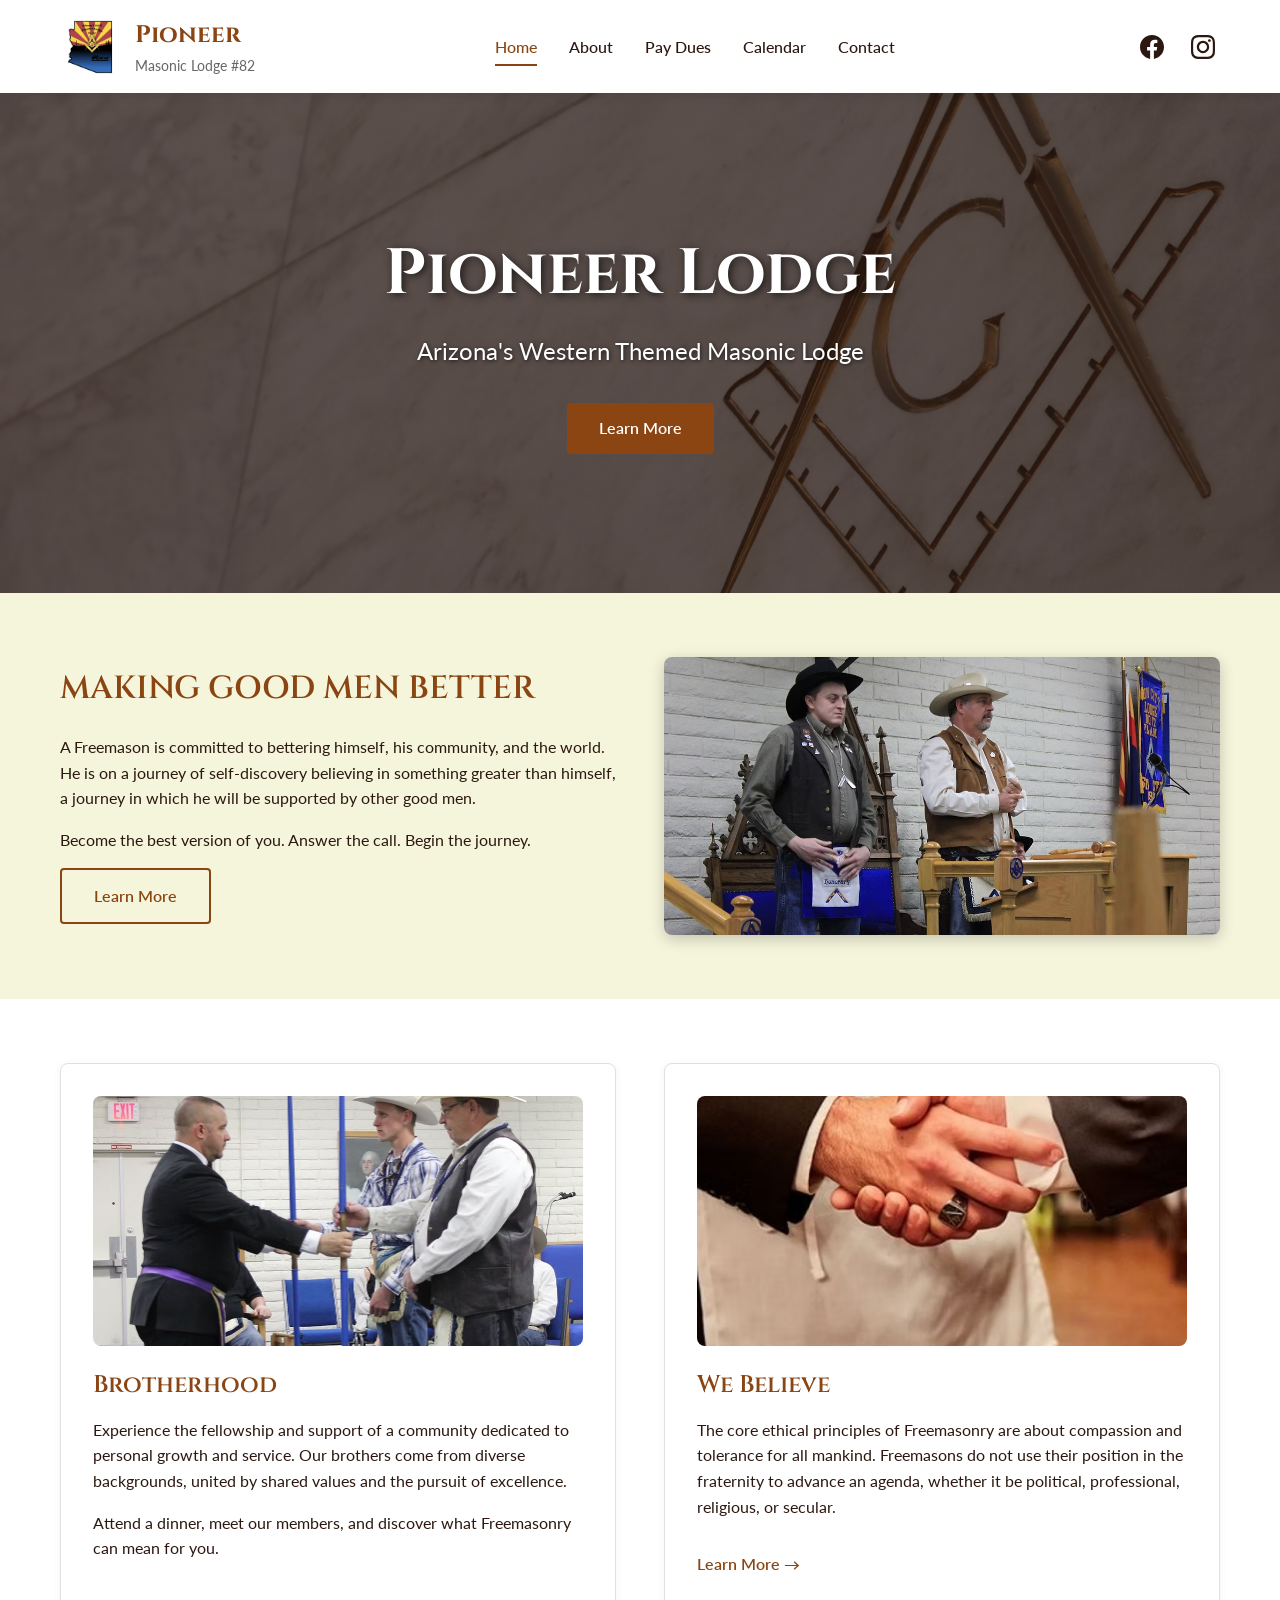
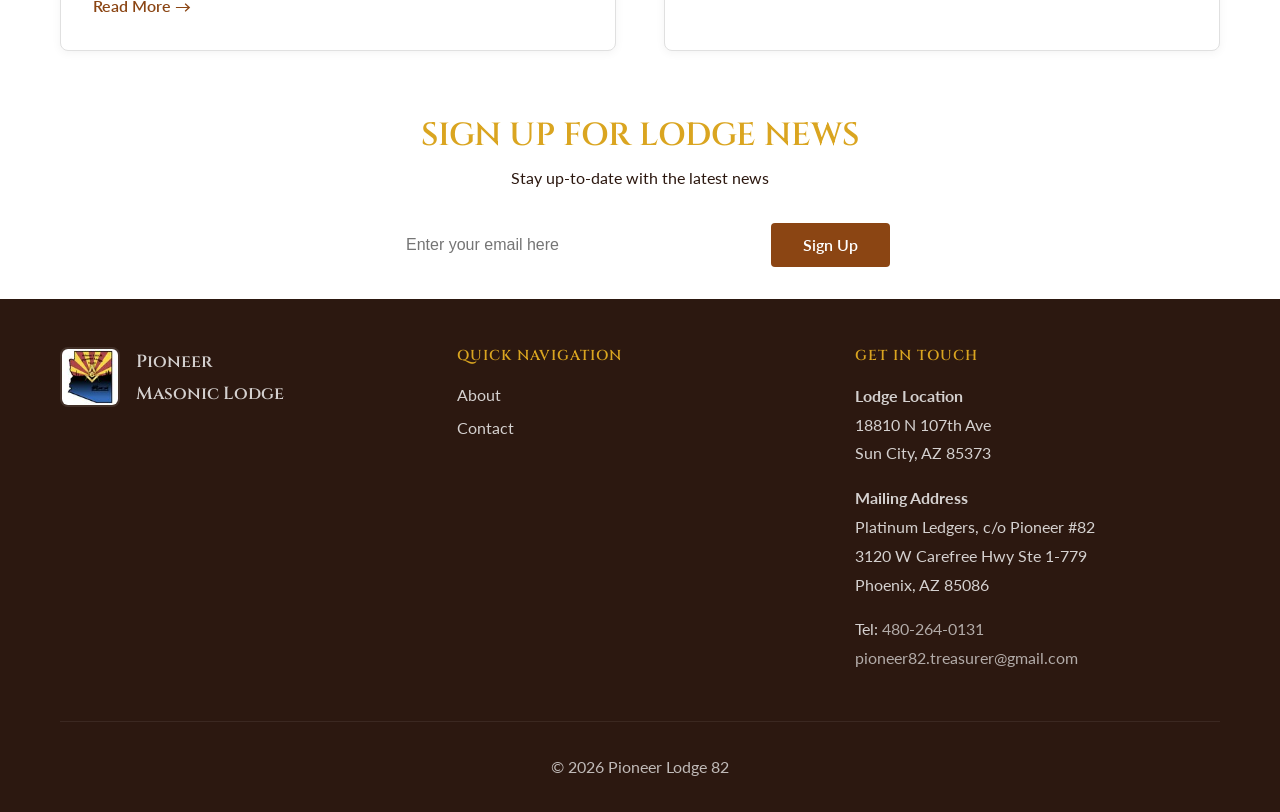
<file: index.html>
<!DOCTYPE html>
<html lang="en">
<head>
    <meta charset="UTF-8">
    <meta name="viewport" content="width=device-width, initial-scale=1.0">
    <meta name="description" content="Pioneer Lodge 82 - Arizona's Western Themed Masonic Lodge in Sun City. Join a brotherhood dedicated to personal growth, community service, and timeless values.">
    <!-- Favicon -->
    <link rel="icon" type="image/x-icon" href="images/favicon.ico">
    <link rel="apple-touch-icon" sizes="180x180" href="images/apple-touch-icon.png">
    <title>Freemasonry | Pioneer Lodge 82 | Sun City, AZ</title>
    <link rel="stylesheet" href="css/styles.css">
    <link rel="preconnect" href="https://fonts.googleapis.com">
    <link rel="preconnect" href="https://fonts.gstatic.com" crossorigin>
    <link href="https://fonts.googleapis.com/css2?family=Cinzel:wght@400;600;700&amp;family=Lato:wght@300;400;700&amp;display=swap" rel="stylesheet">
    <link rel="canonical" href="https://pioneer82.com/">
    <!-- Open Graph / social sharing -->
    <meta property="og:type" content="website">
    <meta property="og:site_name" content="Pioneer Lodge 82">
    <meta property="og:title" content="Freemasonry | Pioneer Lodge 82 | Sun City, AZ">
    <meta property="og:description" content="Pioneer Lodge 82 - Arizona's Western Themed Masonic Lodge in Sun City. Join a brotherhood dedicated to personal growth, community service, and timeless values.">
    <meta property="og:url" content="https://pioneer82.com/">
    <meta property="og:image" content="https://pioneer82.com/images/logo.jpeg">
    <meta property="og:locale" content="en_US">
    <meta name="twitter:card" content="summary_large_image">
    <meta name="twitter:title" content="Freemasonry | Pioneer Lodge 82 | Sun City, AZ">
    <meta name="twitter:description" content="Pioneer Lodge 82 - Arizona's Western Themed Masonic Lodge in Sun City. Join a brotherhood dedicated to personal growth, community service, and timeless values.">
    <meta name="twitter:image" content="https://pioneer82.com/images/logo.jpeg">
    <meta name="theme-color" content="#8b1a1a">
    <!-- Structured data: helps search engines pick up the new location -->
    <script type="application/ld+json">
    {
      "@context": "https://schema.org",
      "@type": "Organization",
      "name": "Pioneer Lodge 82 F&AM",
      "alternateName": "Pioneer Masonic Lodge #82",
      "url": "https://pioneer82.com/",
      "logo": "https://pioneer82.com/images/logo.jpeg",
      "email": "pioneer82.treasurer@gmail.com",
      "telephone": "+1-480-264-0131",
      "parentOrganization": {
        "@type": "Organization",
        "name": "The Grand Lodge of Arizona Free & Accepted Masons"
      },
      "address": {
        "@type": "PostalAddress",
        "streetAddress": "18810 N 107th Ave",
        "addressLocality": "Sun City",
        "addressRegion": "AZ",
        "postalCode": "85373",
        "addressCountry": "US"
      },
      "location": {
        "@type": "Place",
        "name": "Pioneer Lodge 82",
        "address": {
          "@type": "PostalAddress",
          "streetAddress": "18810 N 107th Ave",
          "addressLocality": "Sun City",
          "addressRegion": "AZ",
          "postalCode": "85373",
          "addressCountry": "US"
        }
      },
      "sameAs": [
        "https://www.facebook.com/pioneermasons/",
        "https://instagram.com/pioneerlodge82"
      ]
    }
    </script>
</head>
<body>
    <!-- Header/Navigation -->
    <header>
        <nav class="navbar">
            <div class="container">
                <div class="nav-wrapper">
                    <div class="logo">
                        <img src="images/logo.jpeg" alt="Pioneer Lodge 82 Logo">
                        <div class="logo-text">
                            <span class="lodge-name">Pioneer</span>
                            <span class="lodge-subtitle">Masonic Lodge #82</span>
                        </div>
                    </div>
                    <ul class="nav-menu" id="navMenu">
                        <li><a href="index.html" class="active">Home</a></li>
                        <li><a href="about.html">About</a></li>
                        <li><a href="paydues.html">Pay Dues</a></li>
                        <li><a href="calendar.html">Calendar</a></li>
                        <li><a href="contact.html">Contact</a></li>
                    </ul>
                    <div class="social-links">
                        <a href="https://www.facebook.com/pioneermasons/" target="_blank" rel="noopener" aria-label="Facebook">
                            <svg width="24" height="24" viewBox="0 0 24 24" fill="currentColor">
                                <path d="M24 12.073c0-6.627-5.373-12-12-12s-12 5.373-12 12c0 5.99 4.388 10.954 10.125 11.854v-8.385H7.078v-3.47h3.047V9.43c0-3.007 1.792-4.669 4.533-4.669 1.312 0 2.686.235 2.686.235v2.953H15.83c-1.491 0-1.956.925-1.956 1.874v2.25h3.328l-.532 3.47h-2.796v8.385C19.612 23.027 24 18.062 24 12.073z"/>
                            </svg>
                        </a>
                        <a href="https://instagram.com/pioneerlodge82" target="_blank" rel="noopener" aria-label="Instagram">
                            <svg width="24" height="24" viewBox="0 0 24 24" fill="currentColor">
                                <path d="M12 2.163c3.204 0 3.584.012 4.85.07 3.252.148 4.771 1.691 4.919 4.919.058 1.265.069 1.645.069 4.849 0 3.205-.012 3.584-.069 4.849-.149 3.225-1.664 4.771-4.919 4.919-1.266.058-1.644.07-4.85.07-3.204 0-3.584-.012-4.849-.07-3.26-.149-4.771-1.699-4.919-4.92-.058-1.265-.07-1.644-.07-4.849 0-3.204.013-3.583.07-4.849.149-3.227 1.664-4.771 4.919-4.919 1.266-.057 1.645-.069 4.849-.069zm0-2.163c-3.259 0-3.667.014-4.947.072-4.358.2-6.78 2.618-6.98 6.98-.059 1.281-.073 1.689-.073 4.948 0 3.259.014 3.668.072 4.948.2 4.358 2.618 6.78 6.98 6.98 1.281.058 1.689.072 4.948.072 3.259 0 3.668-.014 4.948-.072 4.354-.2 6.782-2.618 6.979-6.98.059-1.28.073-1.689.073-4.948 0-3.259-.014-3.667-.072-4.947-.196-4.354-2.617-6.78-6.979-6.98-1.281-.059-1.69-.073-4.949-.073zm0 5.838c-3.403 0-6.162 2.759-6.162 6.162s2.759 6.163 6.162 6.163 6.162-2.759 6.162-6.163c0-3.403-2.759-6.162-6.162-6.162zm0 10.162c-2.209 0-4-1.79-4-4 0-2.209 1.791-4 4-4s4 1.791 4 4c0 2.21-1.791 4-4 4zm6.406-11.845c-.796 0-1.441.645-1.441 1.44s.645 1.44 1.441 1.44c.795 0 1.439-.645 1.439-1.44s-.644-1.44-1.439-1.44z"/>
                            </svg>
                        </a>
                    </div>
                    <button class="mobile-menu-toggle" id="mobileMenuToggle" aria-label="Toggle menu" aria-expanded="false" aria-controls="navMenu">
                        <span></span>
                        <span></span>
                        <span></span>
                    </button>
                </div>
            </div>
        </nav>
    </header>

    <!-- Hero Section -->
    <section class="hero">
        <div class="hero-overlay"></div>
        <div class="hero-content">
            <h1>Pioneer Lodge</h1>
            <p class="hero-subtitle">Arizona's Western Themed Masonic Lodge</p>
            <a href="about.html" class="btn btn-primary">Learn More</a>
        </div>
    </section>

    <!-- Main Content -->
    <main>
        <!-- Making Good Men Better Section -->
        <section class="content-section bg-light">
            <div class="container">
                <div class="content-grid">
                    <div class="content-text">
                        <h2>MAKING GOOD MEN BETTER</h2>
                        <p>A Freemason is committed to bettering himself, his community, and the world. He is on a journey of self-discovery believing in something greater than himself, a journey in which he will be supported by other good men.</p>
                        <p>Become the best version of you. Answer the call. Begin the journey.</p>
                        <a href="about.html" class="btn btn-secondary">Learn More</a>
                    </div>
                    <div class="content-image">
                        <img src="images/brotherhood.jpg" alt="Brotherhood" loading="lazy">
                    </div>
                </div>
            </div>
        </section>

        <!-- Values Grid Section -->
        <section class="values-section">
            <div class="container">
                <div class="values-grid">
                    <div class="value-card">
                        <img src="images/brotherhood-icon.jpg" alt="Brotherhood" loading="lazy">
                        <h3>Brotherhood</h3>
                        <p>Experience the fellowship and support of a community dedicated to personal growth and service. Our brothers come from diverse backgrounds, united by shared values and the pursuit of excellence.</p>
                        <p>Attend a dinner, meet our members, and discover what Freemasonry can mean for you.</p>
                        <a href="about.html" class="text-link">Read More →</a>
                    </div>
                    <div class="value-card">
                        <img src="images/values.jpg" alt="We Believe" loading="lazy">
                        <h3>We Believe</h3>
                        <p>The core ethical principles of Freemasonry are about compassion and tolerance for all mankind. Freemasons do not use their position in the fraternity to advance an agenda, whether it be political, professional, religious, or secular.</p>
                        <a href="about.html" class="text-link">Learn More →</a>
                    </div>
                </div>
            </div>
        </section>

        <!-- Newsletter Signup -->
        <section class="newsletter-section bg-dark">
            <div class="container">
                <div class="newsletter-content">
                    <h2>SIGN UP FOR LODGE NEWS</h2>
                    <p>Stay up-to-date with the latest news</p>
                    <form action="https://formspree.io/f/mlgjpypr" method="POST" class="newsletter-form">
                        <input type="email" name="email" placeholder="Enter your email here" required>
                        <button type="submit" class="btn btn-primary">Sign Up</button>
                    </form>
                </div>
            </div>
        </section>
    </main>

    <!-- Footer -->
    <footer>
        <div class="container">
            <div class="footer-content">
                <div class="footer-col">
                    <img src="images/footer-logo.jpg" alt="Pioneer Lodge" loading="lazy">
                    <div class="footer-logo-text">
                        <p class="footer-brand">Pioneer</p>
                        <p class="footer-brand">Masonic Lodge</p>
                    </div>
                </div>
                <div class="footer-col">
                    <h4>QUICK NAVIGATION</h4>
                    <ul>
                        <li><a href="about.html">About</a></li>
                        <li><a href="contact.html">Contact</a></li>
                    </ul>
                </div>
                <div class="footer-col">
                    <h4>GET IN TOUCH</h4>
                    <p><strong>Lodge Location</strong><br>
                    18810 N 107th Ave<br>
                    Sun City, AZ 85373</p>
                    <p><strong>Mailing Address</strong><br>
                    Platinum Ledgers, c/o Pioneer #82<br>
                    3120 W Carefree Hwy Ste 1-779<br>
                    Phoenix, AZ 85086</p>
                    <p>Tel: <a href="tel:+14802640131">480-264-0131</a><br>
                    <a href="mailto:pioneer82.treasurer@gmail.com">pioneer82.treasurer@gmail.com</a></p>
                </div>
            </div>
            <div class="footer-bottom">
                <p>&copy; 2026 Pioneer Lodge 82</p>
            </div>
        </div>
    </footer>

    <script src="js/main.js"></script>
</body>
</html>
</file>
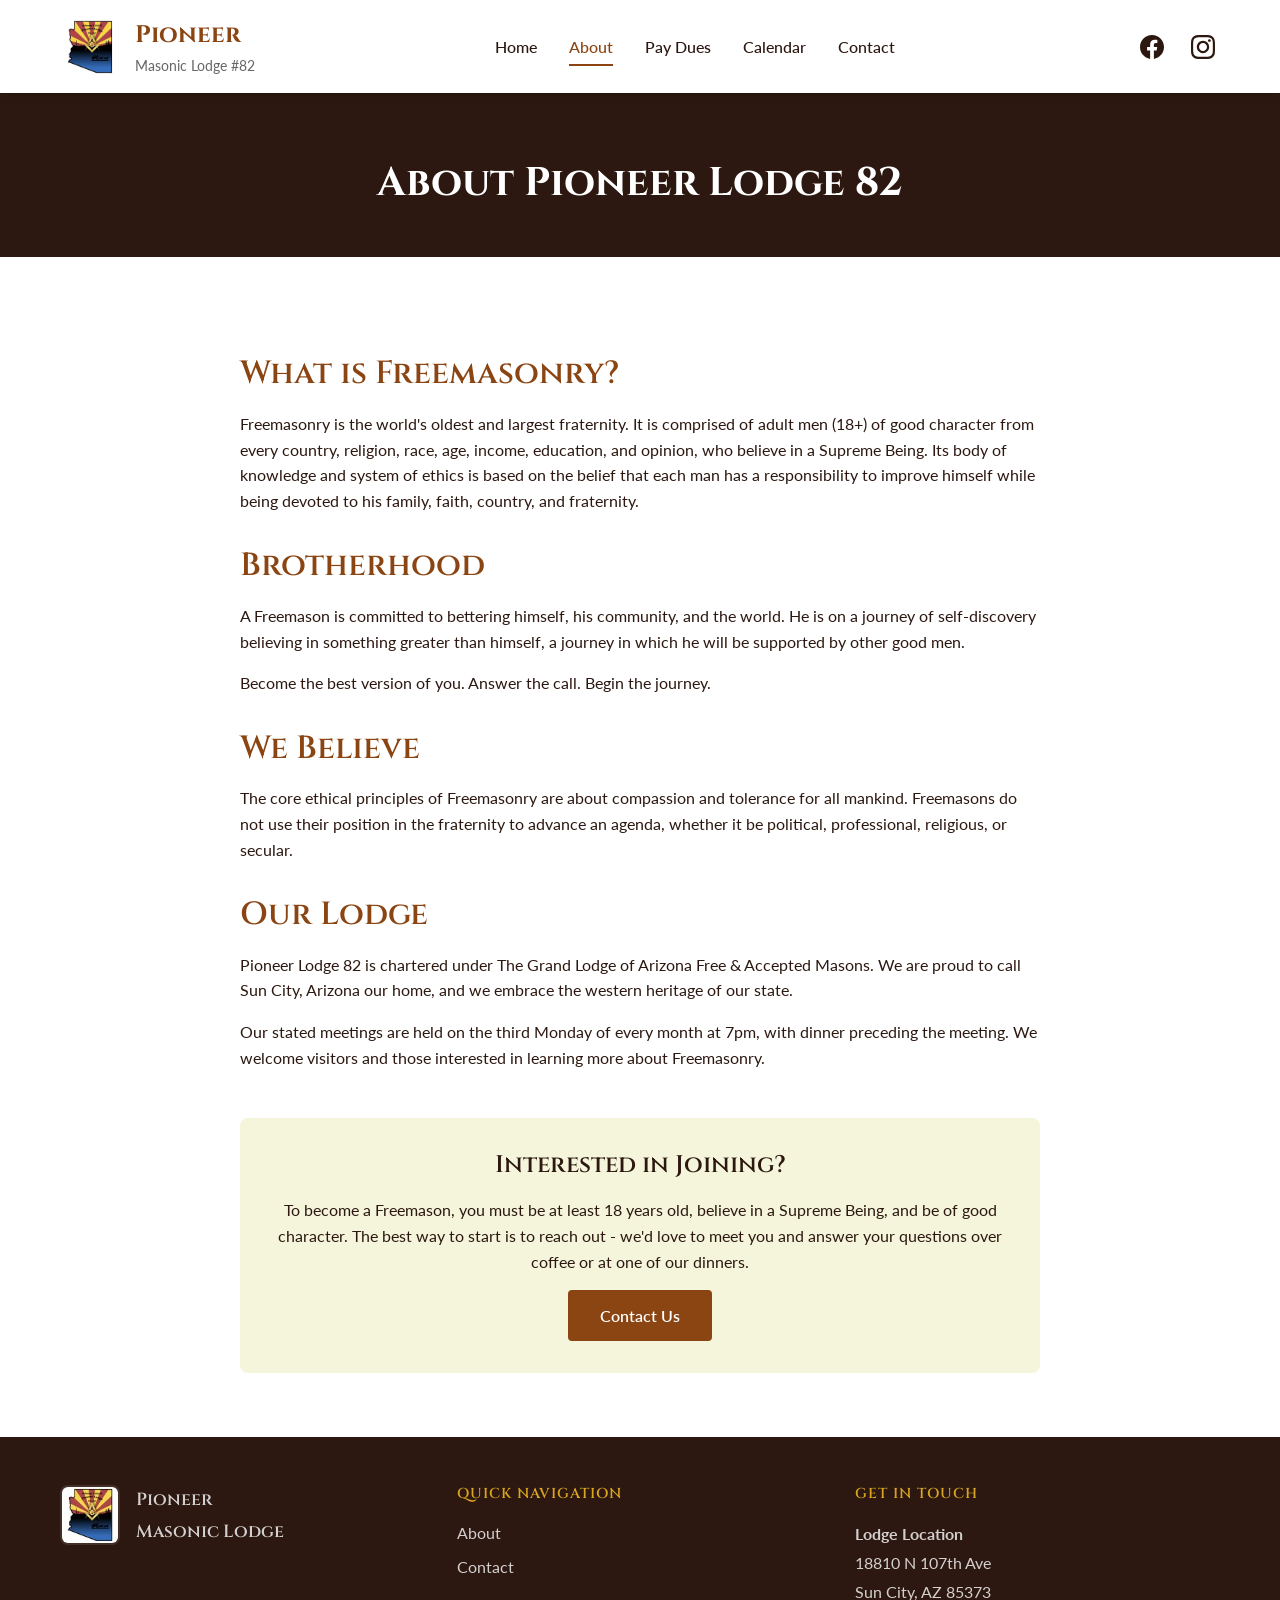
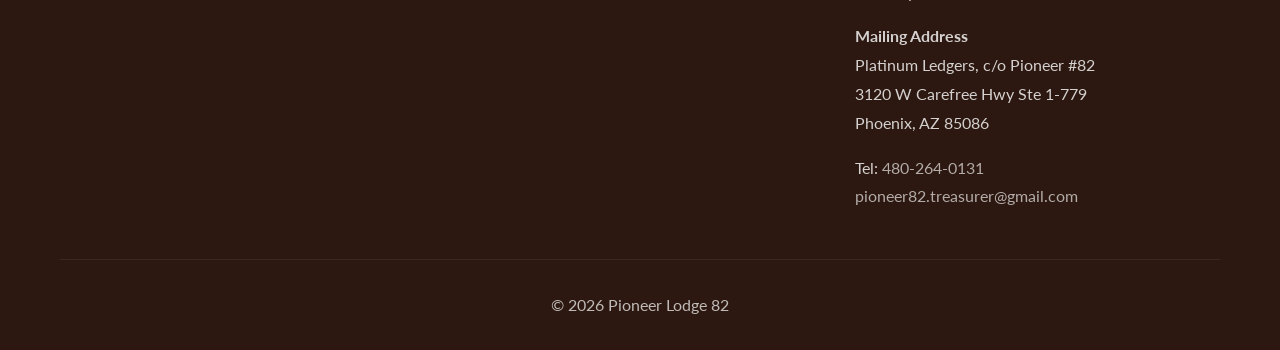
<file: about.html>
<!DOCTYPE html>
<html lang="en">
<head>
    <meta charset="UTF-8">
    <meta name="viewport" content="width=device-width, initial-scale=1.0">
    <meta name="description" content="Learn about Pioneer Lodge 82, a Masonic Lodge in Sun City, Arizona. Discover our history, values, and how to become a Freemason.">
    <!-- Favicon -->
    <link rel="icon" type="image/x-icon" href="images/favicon.ico">
    <link rel="apple-touch-icon" sizes="180x180" href="images/apple-touch-icon.png">
    <title>About | Pioneer Lodge 82</title>
    <link rel="stylesheet" href="css/styles.css">
    <link rel="preconnect" href="https://fonts.googleapis.com">
    <link rel="preconnect" href="https://fonts.gstatic.com" crossorigin>
    <link href="https://fonts.googleapis.com/css2?family=Cinzel:wght@400;600;700&amp;family=Lato:wght@300;400;700&amp;display=swap" rel="stylesheet">
    <link rel="canonical" href="https://pioneer82.com/about.html">
    <!-- Open Graph / social sharing -->
    <meta property="og:type" content="article">
    <meta property="og:site_name" content="Pioneer Lodge 82">
    <meta property="og:title" content="About | Pioneer Lodge 82">
    <meta property="og:description" content="Learn about Pioneer Lodge 82, a Masonic Lodge in Sun City, Arizona. Discover our history, values, and how to become a Freemason.">
    <meta property="og:url" content="https://pioneer82.com/about.html">
    <meta property="og:image" content="https://pioneer82.com/images/logo.jpeg">
    <meta property="og:locale" content="en_US">
    <meta name="twitter:card" content="summary_large_image">
    <meta name="twitter:title" content="About | Pioneer Lodge 82">
    <meta name="twitter:description" content="Learn about Pioneer Lodge 82, a Masonic Lodge in Sun City, Arizona. Discover our history, values, and how to become a Freemason.">
    <meta name="twitter:image" content="https://pioneer82.com/images/logo.jpeg">
    <meta name="theme-color" content="#8b1a1a">
</head>
<body>
    <!-- Header/Navigation -->
    <header>
        <nav class="navbar">
            <div class="container">
                <div class="nav-wrapper">
                    <div class="logo">
                        <img src="images/logo.jpeg" alt="Pioneer Lodge 82 Logo">
                        <div class="logo-text">
                            <span class="lodge-name">Pioneer</span>
                            <span class="lodge-subtitle">Masonic Lodge #82</span>
                        </div>
                    </div>
                    <ul class="nav-menu" id="navMenu">
                        <li><a href="index.html">Home</a></li>
                        <li><a href="about.html" class="active">About</a></li>
                        <li><a href="paydues.html">Pay Dues</a></li>
                        <li><a href="calendar.html">Calendar</a></li>
                        <li><a href="contact.html">Contact</a></li>
                    </ul>
                    <div class="social-links">
                        <a href="https://www.facebook.com/pioneermasons/" target="_blank" rel="noopener" aria-label="Facebook">
                            <svg width="24" height="24" viewBox="0 0 24 24" fill="currentColor">
                                <path d="M24 12.073c0-6.627-5.373-12-12-12s-12 5.373-12 12c0 5.99 4.388 10.954 10.125 11.854v-8.385H7.078v-3.47h3.047V9.43c0-3.007 1.792-4.669 4.533-4.669 1.312 0 2.686.235 2.686.235v2.953H15.83c-1.491 0-1.956.925-1.956 1.874v2.25h3.328l-.532 3.47h-2.796v8.385C19.612 23.027 24 18.062 24 12.073z"/>
                            </svg>
                        </a>
                        <a href="https://instagram.com/pioneerlodge82" target="_blank" rel="noopener" aria-label="Instagram">
                            <svg width="24" height="24" viewBox="0 0 24 24" fill="currentColor">
                                <path d="M12 2.163c3.204 0 3.584.012 4.85.07 3.252.148 4.771 1.691 4.919 4.919.058 1.265.069 1.645.069 4.849 0 3.205-.012 3.584-.069 4.849-.149 3.225-1.664 4.771-4.919 4.919-1.266.058-1.644.07-4.85.07-3.204 0-3.584-.012-4.849-.07-3.26-.149-4.771-1.699-4.919-4.92-.058-1.265-.07-1.644-.07-4.849 0-3.204.013-3.583.07-4.849.149-3.227 1.664-4.771 4.919-4.919 1.266-.057 1.645-.069 4.849-.069zm0-2.163c-3.259 0-3.667.014-4.947.072-4.358.2-6.78 2.618-6.98 6.98-.059 1.281-.073 1.689-.073 4.948 0 3.259.014 3.668.072 4.948.2 4.358 2.618 6.78 6.98 6.98 1.281.058 1.689.072 4.948.072 3.259 0 3.668-.014 4.948-.072 4.354-.2 6.782-2.618 6.979-6.98.059-1.28.073-1.689.073-4.948 0-3.259-.014-3.667-.072-4.947-.196-4.354-2.617-6.78-6.979-6.98-1.281-.059-1.69-.073-4.949-.073zm0 5.838c-3.403 0-6.162 2.759-6.162 6.162s2.759 6.163 6.162 6.163 6.162-2.759 6.162-6.163c0-3.403-2.759-6.162-6.162-6.162zm0 10.162c-2.209 0-4-1.79-4-4 0-2.209 1.791-4 4-4s4 1.791 4 4c0 2.21-1.791 4-4 4zm6.406-11.845c-.796 0-1.441.645-1.441 1.44s.645 1.44 1.441 1.44c.795 0 1.439-.645 1.439-1.44s-.644-1.44-1.439-1.44z"/>
                            </svg>
                        </a>
                    </div>
                    <button class="mobile-menu-toggle" id="mobileMenuToggle" aria-label="Toggle menu" aria-expanded="false" aria-controls="navMenu">
                        <span></span>
                        <span></span>
                        <span></span>
                    </button>
                </div>
            </div>
        </nav>
    </header>

    <!-- Page Header -->
    <section class="page-header">
        <div class="container">
            <h1>About Pioneer Lodge 82</h1>
        </div>
    </section>

    <!-- Main Content -->
    <main>
        <section class="content-section">
            <div class="container">
                <div class="about-content">
                    <h2>What is Freemasonry?</h2>
                    <p>Freemasonry is the world's oldest and largest fraternity. It is comprised of adult men (18+) of good character from every country, religion, race, age, income, education, and opinion, who believe in a Supreme Being. Its body of knowledge and system of ethics is based on the belief that each man has a responsibility to improve himself while being devoted to his family, faith, country, and fraternity.</p>
                    
                    <h2>Brotherhood</h2>
                    <p>A Freemason is committed to bettering himself, his community, and the world. He is on a journey of self-discovery believing in something greater than himself, a journey in which he will be supported by other good men.</p>
                    <p>Become the best version of you. Answer the call. Begin the journey.</p>
                    
                    <h2>We Believe</h2>
                    <p>The core ethical principles of Freemasonry are about compassion and tolerance for all mankind. Freemasons do not use their position in the fraternity to advance an agenda, whether it be political, professional, religious, or secular.</p>
                    
                    <h2>Our Lodge</h2>
                    <p>Pioneer Lodge 82 is chartered under The Grand Lodge of Arizona Free & Accepted Masons. We are proud to call Sun City, Arizona our home, and we embrace the western heritage of our state.</p>
                    <p>Our stated meetings are held on the third Monday of every month at 7pm, with dinner preceding the meeting. We welcome visitors and those interested in learning more about Freemasonry.</p>
                    
                    <div class="cta-section">
                        <h3>Interested in Joining?</h3>
                        <p>To become a Freemason, you must be at least 18 years old, believe in a Supreme Being, and be of good character. The best way to start is to reach out - we'd love to meet you and answer your questions over coffee or at one of our dinners.</p>
                        <a href="contact.html" class="btn btn-primary">Contact Us</a>
                    </div>
                </div>
            </div>
        </section>
    </main>

    <!-- Footer -->
    <footer>
        <div class="container">
            <div class="footer-content">
                <div class="footer-col">
                    <img src="images/footer-logo.jpg" alt="Pioneer Lodge" loading="lazy">
                    <div class="footer-logo-text">
                        <p class="footer-brand">Pioneer</p>
                        <p class="footer-brand">Masonic Lodge</p>
                    </div>
                </div>
                <div class="footer-col">
                    <h4>QUICK NAVIGATION</h4>
                    <ul>
                        <li><a href="about.html">About</a></li>
                        <li><a href="contact.html">Contact</a></li>
                    </ul>
                </div>
                <div class="footer-col">
                    <h4>GET IN TOUCH</h4>
                    <p><strong>Lodge Location</strong><br>
                    18810 N 107th Ave<br>
                    Sun City, AZ 85373</p>
                    <p><strong>Mailing Address</strong><br>
                    Platinum Ledgers, c/o Pioneer #82<br>
                    3120 W Carefree Hwy Ste 1-779<br>
                    Phoenix, AZ 85086</p>
                    <p>Tel: <a href="tel:+14802640131">480-264-0131</a><br>
                    <a href="mailto:pioneer82.treasurer@gmail.com">pioneer82.treasurer@gmail.com</a></p>
                </div>
            </div>
            <div class="footer-bottom">
                <p>&copy; 2026 Pioneer Lodge 82</p>
            </div>
        </div>
    </footer>

    <script src="js/main.js"></script>
</body>
</html>
</file>
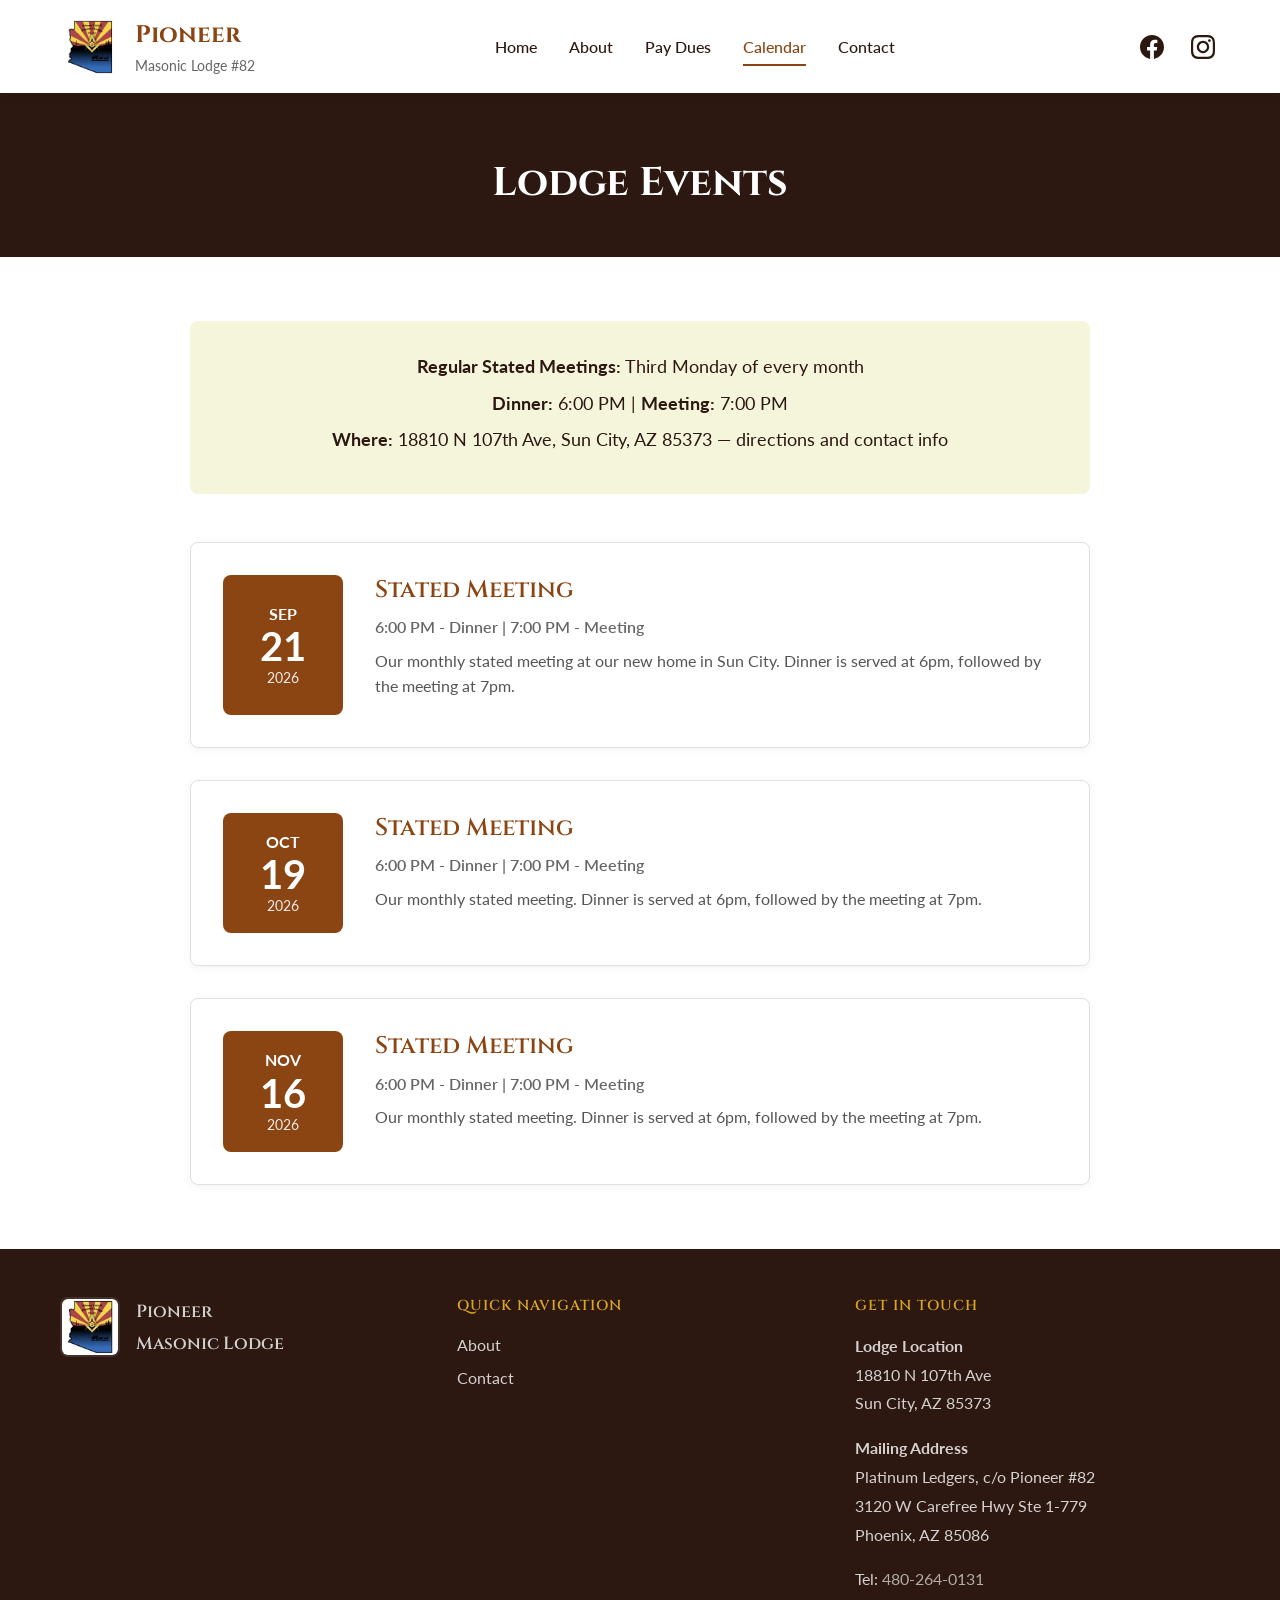
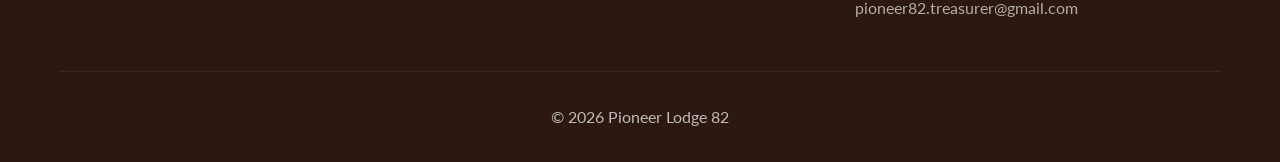
<file: calendar.html>
<!DOCTYPE html>
<html lang="en">
<head>
    <meta charset="UTF-8">
    <meta name="viewport" content="width=device-width, initial-scale=1.0">
    <meta name="description" content="Upcoming events and stated meetings at Pioneer Lodge 82 in Sun City, Arizona. Stated meetings are the third Monday of every month, dinner at 6pm and meeting at 7pm.">
    <!-- Favicon -->
    <link rel="icon" type="image/x-icon" href="images/favicon.ico">
    <link rel="apple-touch-icon" sizes="180x180" href="images/apple-touch-icon.png">
    <title>Calendar | Pioneer Lodge 82</title>
    <link rel="stylesheet" href="css/styles.css">
    <link rel="preconnect" href="https://fonts.googleapis.com">
    <link rel="preconnect" href="https://fonts.gstatic.com" crossorigin>
    <link href="https://fonts.googleapis.com/css2?family=Cinzel:wght@400;600;700&amp;family=Lato:wght@300;400;700&amp;display=swap" rel="stylesheet">
    <link rel="canonical" href="https://pioneer82.com/calendar.html">
    <!-- Open Graph / social sharing -->
    <meta property="og:type" content="article">
    <meta property="og:site_name" content="Pioneer Lodge 82">
    <meta property="og:title" content="Calendar | Pioneer Lodge 82">
    <meta property="og:description" content="Upcoming events and stated meetings at Pioneer Lodge 82 in Sun City, Arizona. Stated meetings are the third Monday of every month, dinner at 6pm and meeting at 7pm.">
    <meta property="og:url" content="https://pioneer82.com/calendar.html">
    <meta property="og:image" content="https://pioneer82.com/images/logo.jpeg">
    <meta property="og:locale" content="en_US">
    <meta name="twitter:card" content="summary_large_image">
    <meta name="twitter:title" content="Calendar | Pioneer Lodge 82">
    <meta name="twitter:description" content="Upcoming events and stated meetings at Pioneer Lodge 82 in Sun City, Arizona. Stated meetings are the third Monday of every month, dinner at 6pm and meeting at 7pm.">
    <meta name="twitter:image" content="https://pioneer82.com/images/logo.jpeg">
    <meta name="theme-color" content="#8b1a1a">
</head>
<body>
    <!-- Header/Navigation -->
    <header>
        <nav class="navbar">
            <div class="container">
                <div class="nav-wrapper">
                    <div class="logo">
                        <img src="images/logo.jpeg" alt="Pioneer Lodge 82 Logo">
                        <div class="logo-text">
                            <span class="lodge-name">Pioneer</span>
                            <span class="lodge-subtitle">Masonic Lodge #82</span>
                        </div>
                    </div>
                    <ul class="nav-menu" id="navMenu">
                        <li><a href="index.html">Home</a></li>
                        <li><a href="about.html">About</a></li>
                        <li><a href="paydues.html">Pay Dues</a></li>
                        <li><a href="calendar.html" class="active">Calendar</a></li>
                        <li><a href="contact.html">Contact</a></li>
                    </ul>
                    <div class="social-links">
                        <a href="https://www.facebook.com/pioneermasons/" target="_blank" rel="noopener" aria-label="Facebook">
                            <svg width="24" height="24" viewBox="0 0 24 24" fill="currentColor">
                                <path d="M24 12.073c0-6.627-5.373-12-12-12s-12 5.373-12 12c0 5.99 4.388 10.954 10.125 11.854v-8.385H7.078v-3.47h3.047V9.43c0-3.007 1.792-4.669 4.533-4.669 1.312 0 2.686.235 2.686.235v2.953H15.83c-1.491 0-1.956.925-1.956 1.874v2.25h3.328l-.532 3.47h-2.796v8.385C19.612 23.027 24 18.062 24 12.073z"/>
                            </svg>
                        </a>
                        <a href="https://instagram.com/pioneerlodge82" target="_blank" rel="noopener" aria-label="Instagram">
                            <svg width="24" height="24" viewBox="0 0 24 24" fill="currentColor">
                                <path d="M12 2.163c3.204 0 3.584.012 4.85.07 3.252.148 4.771 1.691 4.919 4.919.058 1.265.069 1.645.069 4.849 0 3.205-.012 3.584-.069 4.849-.149 3.225-1.664 4.771-4.919 4.919-1.266.058-1.644.07-4.85.07-3.204 0-3.584-.012-4.849-.07-3.26-.149-4.771-1.699-4.919-4.92-.058-1.265-.07-1.644-.07-4.849 0-3.204.013-3.583.07-4.849.149-3.227 1.664-4.771 4.919-4.919 1.266-.057 1.645-.069 4.849-.069zm0-2.163c-3.259 0-3.667.014-4.947.072-4.358.2-6.78 2.618-6.98 6.98-.059 1.281-.073 1.689-.073 4.948 0 3.259.014 3.668.072 4.948.2 4.358 2.618 6.78 6.98 6.98 1.281.058 1.689.072 4.948.072 3.259 0 3.668-.014 4.948-.072 4.354-.2 6.782-2.618 6.979-6.98.059-1.28.073-1.689.073-4.948 0-3.259-.014-3.667-.072-4.947-.196-4.354-2.617-6.78-6.979-6.98-1.281-.059-1.69-.073-4.949-.073zm0 5.838c-3.403 0-6.162 2.759-6.162 6.162s2.759 6.163 6.162 6.163 6.162-2.759 6.162-6.163c0-3.403-2.759-6.162-6.162-6.162zm0 10.162c-2.209 0-4-1.79-4-4 0-2.209 1.791-4 4-4s4 1.791 4 4c0 2.21-1.791 4-4 4zm6.406-11.845c-.796 0-1.441.645-1.441 1.44s.645 1.44 1.441 1.44c.795 0 1.439-.645 1.439-1.44s-.644-1.44-1.439-1.44z"/>
                            </svg>
                        </a>
                    </div>
                    <button class="mobile-menu-toggle" id="mobileMenuToggle" aria-label="Toggle menu" aria-expanded="false" aria-controls="navMenu">
                        <span></span>
                        <span></span>
                        <span></span>
                    </button>
                </div>
            </div>
        </nav>
    </header>

    <!-- Page Header -->
    <section class="page-header">
        <div class="container">
            <h1>Lodge Events</h1>
        </div>
    </section>

    <!-- Main Content -->
    <main>
        <section class="content-section">
            <div class="container">
                <div class="calendar-content">
                    <div class="events-info">
                        <p><strong>Regular Stated Meetings:</strong> Third Monday of every month</p>
                        <p><strong>Dinner:</strong> 6:00 PM | <strong>Meeting:</strong> 7:00 PM</p>
                        <p><strong>Where:</strong> 18810 N 107th Ave, Sun City, AZ 85373 &mdash; <a href="contact.html">directions and contact info</a></p>
                    </div>

                    <div class="events-list">
                        <!-- 
                            TO ADD EVENTS: Simply copy and paste this event-item structure
                            and update the date, title, time, and description 
                        -->
                        
                        <!-- Example event (uncomment and modify to add events):
                        <div class="event-item">
                            <div class="event-date">
                                <span class="date-month">Feb</span>
                                <span class="date-day">17</span>
                                <span class="date-year">2025</span>
                            </div>
                            <div class="event-details">
                                <h3>Stated Meeting</h3>
                                <p class="event-time">6:00 PM - Dinner | 7:00 PM - Meeting</p>
                                <p class="event-description">Join us for our monthly stated meeting. Dinner will be served at 6pm, followed by our regular meeting at 7pm.</p>
                            </div>
                        </div>
                        -->
                        <div class="event-item">
                            <div class="event-date">
                                <span class="date-month">Sep</span>
                                <span class="date-day">21</span>
                                <span class="date-year">2026</span>
                            </div>
                            <div class="event-details">
                                <h3>Stated Meeting</h3>
                                <p class="event-time">6:00 PM - Dinner | 7:00 PM - Meeting</p>
                                <p class="event-description">Our monthly stated meeting at our new home in Sun City. Dinner is served at 6pm, followed by the meeting at 7pm.</p>
                            </div>
                        </div>
                        <div class="event-item">
                            <div class="event-date">
                                <span class="date-month">Oct</span>
                                <span class="date-day">19</span>
                                <span class="date-year">2026</span>
                            </div>
                            <div class="event-details">
                                <h3>Stated Meeting</h3>
                                <p class="event-time">6:00 PM - Dinner | 7:00 PM - Meeting</p>
                                <p class="event-description">Our monthly stated meeting. Dinner is served at 6pm, followed by the meeting at 7pm.</p>
                            </div>
                        </div>
                        <div class="event-item">
                            <div class="event-date">
                                <span class="date-month">Nov</span>
                                <span class="date-day">16</span>
                                <span class="date-year">2026</span>
                            </div>
                            <div class="event-details">
                                <h3>Stated Meeting</h3>
                                <p class="event-time">6:00 PM - Dinner | 7:00 PM - Meeting</p>
                                <p class="event-description">Our monthly stated meeting. Dinner is served at 6pm, followed by the meeting at 7pm.</p>
                            </div>
                        </div>
                        <!-- No events message (uncomment if the list above is ever empty)
                        <div class="no-events">
                            <p>No events scheduled at the moment. Check back soon or contact us for information about our regular stated meetings.</p>
                        </div>
                        -->
                    </div>
                </div>
            </div>
        </section>
    </main>

    <!-- Footer -->
    <footer>
        <div class="container">
            <div class="footer-content">
                <div class="footer-col">
                    <img src="images/footer-logo.jpg" alt="Pioneer Lodge" loading="lazy">
                    <div class="footer-logo-text">
                        <p class="footer-brand">Pioneer</p>
                        <p class="footer-brand">Masonic Lodge</p>
                    </div>
                </div>
                <div class="footer-col">
                    <h4>QUICK NAVIGATION</h4>
                    <ul>
                        <li><a href="about.html">About</a></li>
                        <li><a href="contact.html">Contact</a></li>
                    </ul>
                </div>
                <div class="footer-col">
                    <h4>GET IN TOUCH</h4>
                    <p><strong>Lodge Location</strong><br>
                    18810 N 107th Ave<br>
                    Sun City, AZ 85373</p>
                    <p><strong>Mailing Address</strong><br>
                    Platinum Ledgers, c/o Pioneer #82<br>
                    3120 W Carefree Hwy Ste 1-779<br>
                    Phoenix, AZ 85086</p>
                    <p>Tel: <a href="tel:+14802640131">480-264-0131</a><br>
                    <a href="mailto:pioneer82.treasurer@gmail.com">pioneer82.treasurer@gmail.com</a></p>
                </div>
            </div>
            <div class="footer-bottom">
                <p>&copy; 2026 Pioneer Lodge 82</p>
            </div>
        </div>
    </footer>

    <script src="js/main.js"></script>
</body>
</html>
</file>
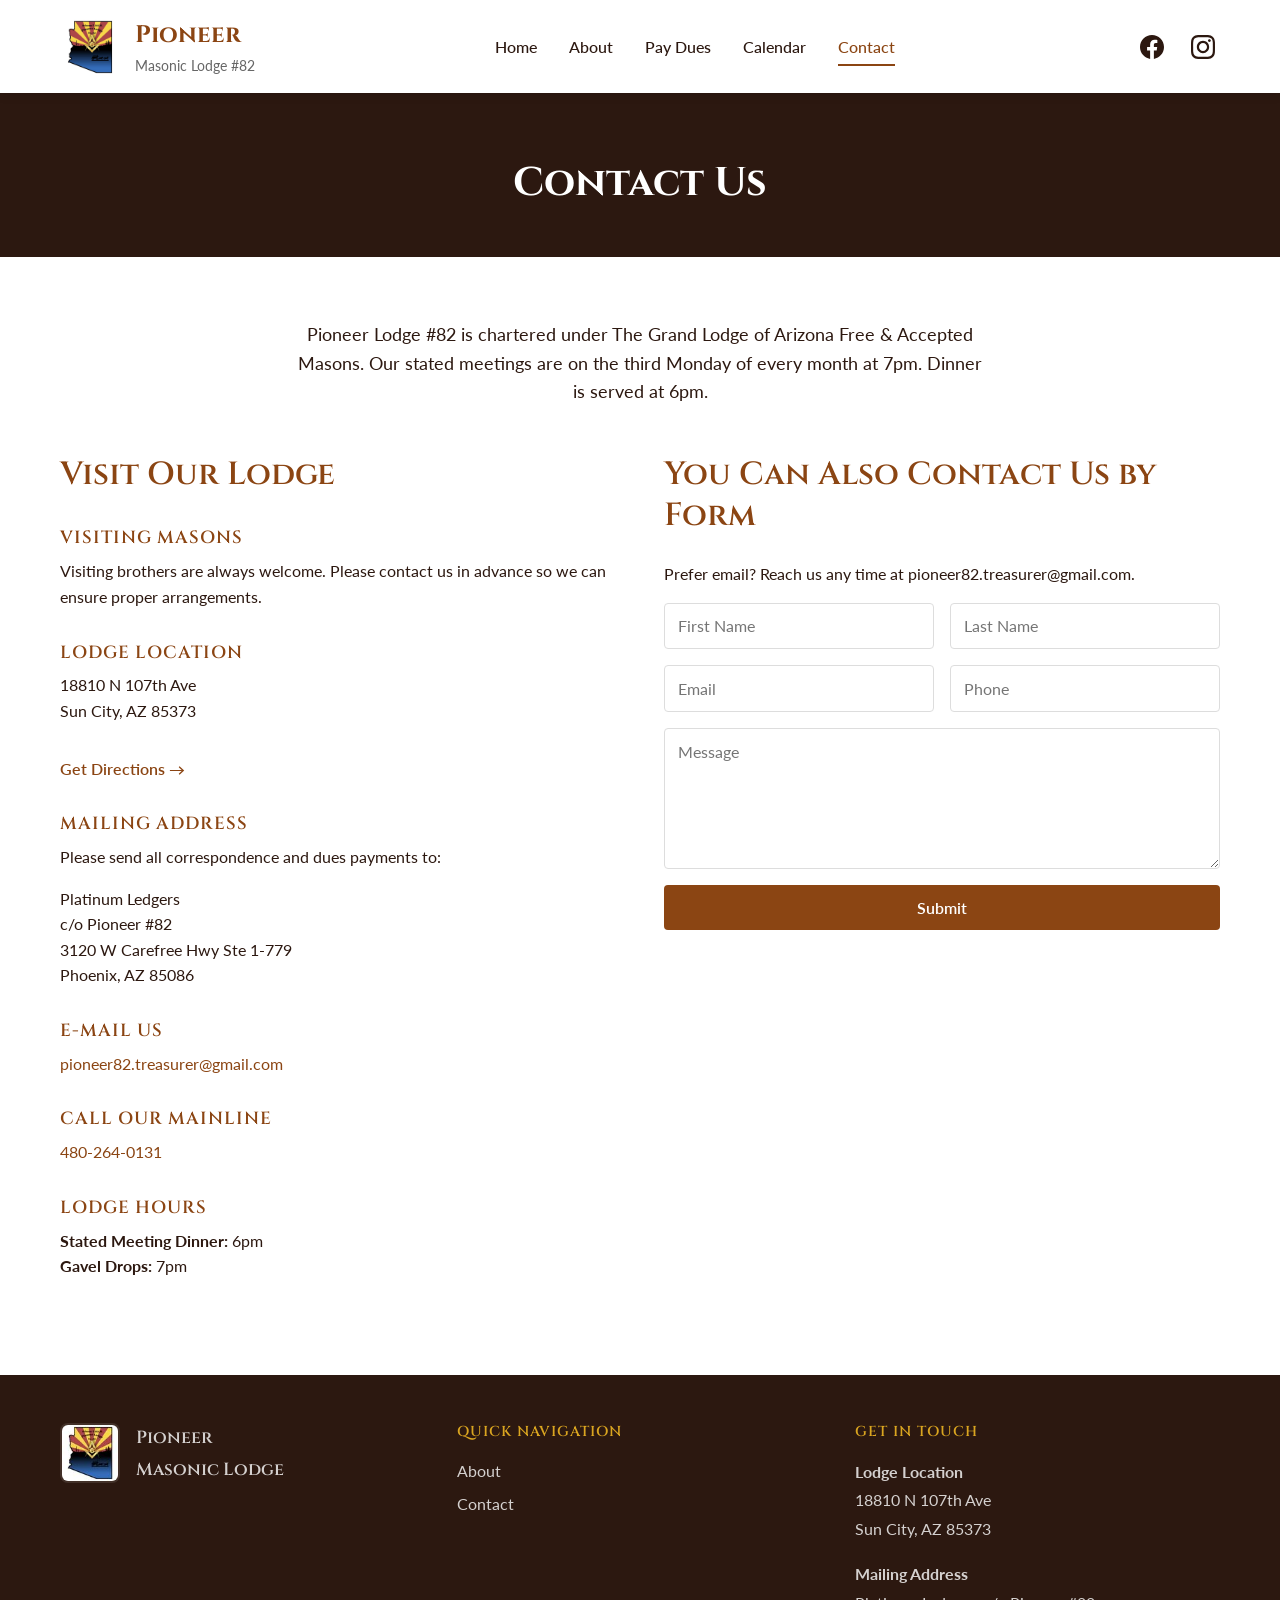
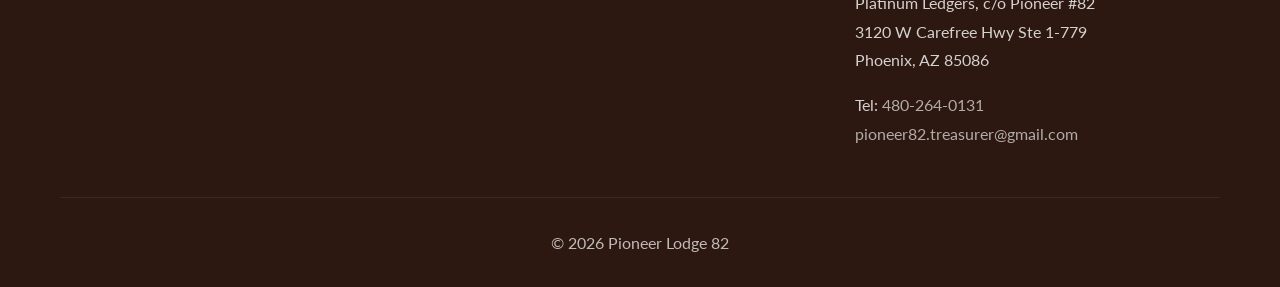
<file: contact.html>
<!DOCTYPE html>
<html lang="en">
<head>
    <meta charset="UTF-8">
    <meta name="viewport" content="width=device-width, initial-scale=1.0">
    <meta name="description" content="Contact Pioneer Lodge 82 in Sun City, Arizona. Find our lodge address, mailing address, phone number, meeting times, and directions for visiting Masons.">
    <!-- Favicon -->
    <link rel="icon" type="image/x-icon" href="images/favicon.ico">
    <link rel="apple-touch-icon" sizes="180x180" href="images/apple-touch-icon.png">
    <title>Contact | Pioneer Lodge 82</title>
    <link rel="stylesheet" href="css/styles.css">
    <link rel="preconnect" href="https://fonts.googleapis.com">
    <link rel="preconnect" href="https://fonts.gstatic.com" crossorigin>
    <link href="https://fonts.googleapis.com/css2?family=Cinzel:wght@400;600;700&amp;family=Lato:wght@300;400;700&amp;display=swap" rel="stylesheet">
    <link rel="canonical" href="https://pioneer82.com/contact.html">
    <!-- Open Graph / social sharing -->
    <meta property="og:type" content="article">
    <meta property="og:site_name" content="Pioneer Lodge 82">
    <meta property="og:title" content="Contact | Pioneer Lodge 82">
    <meta property="og:description" content="Contact Pioneer Lodge 82 in Sun City, Arizona. Find our lodge address, mailing address, phone number, meeting times, and directions for visiting Masons.">
    <meta property="og:url" content="https://pioneer82.com/contact.html">
    <meta property="og:image" content="https://pioneer82.com/images/logo.jpeg">
    <meta property="og:locale" content="en_US">
    <meta name="twitter:card" content="summary_large_image">
    <meta name="twitter:title" content="Contact | Pioneer Lodge 82">
    <meta name="twitter:description" content="Contact Pioneer Lodge 82 in Sun City, Arizona. Find our lodge address, mailing address, phone number, meeting times, and directions for visiting Masons.">
    <meta name="twitter:image" content="https://pioneer82.com/images/logo.jpeg">
    <meta name="theme-color" content="#8b1a1a">
    <!-- Structured data: helps search engines pick up the new location -->
    <script type="application/ld+json">
    {
      "@context": "https://schema.org",
      "@type": "Organization",
      "name": "Pioneer Lodge 82 F&AM",
      "alternateName": "Pioneer Masonic Lodge #82",
      "url": "https://pioneer82.com/",
      "logo": "https://pioneer82.com/images/logo.jpeg",
      "email": "pioneer82.treasurer@gmail.com",
      "telephone": "+1-480-264-0131",
      "parentOrganization": {
        "@type": "Organization",
        "name": "The Grand Lodge of Arizona Free & Accepted Masons"
      },
      "address": {
        "@type": "PostalAddress",
        "streetAddress": "18810 N 107th Ave",
        "addressLocality": "Sun City",
        "addressRegion": "AZ",
        "postalCode": "85373",
        "addressCountry": "US"
      },
      "location": {
        "@type": "Place",
        "name": "Pioneer Lodge 82",
        "address": {
          "@type": "PostalAddress",
          "streetAddress": "18810 N 107th Ave",
          "addressLocality": "Sun City",
          "addressRegion": "AZ",
          "postalCode": "85373",
          "addressCountry": "US"
        }
      },
      "sameAs": [
        "https://www.facebook.com/pioneermasons/",
        "https://instagram.com/pioneerlodge82"
      ]
    }
    </script>
</head>
<body>
    <!-- Header/Navigation -->
    <header>
        <nav class="navbar">
            <div class="container">
                <div class="nav-wrapper">
                    <div class="logo">
                        <img src="images/logo.jpeg" alt="Pioneer Lodge 82 Logo">
                        <div class="logo-text">
                            <span class="lodge-name">Pioneer</span>
                            <span class="lodge-subtitle">Masonic Lodge #82</span>
                        </div>
                    </div>
                    <ul class="nav-menu" id="navMenu">
                        <li><a href="index.html">Home</a></li>
                        <li><a href="about.html">About</a></li>
                        <li><a href="paydues.html">Pay Dues</a></li>
                        <li><a href="calendar.html">Calendar</a></li>
                        <li><a href="contact.html" class="active">Contact</a></li>
                    </ul>
                    <div class="social-links">
                        <a href="https://www.facebook.com/pioneermasons/" target="_blank" rel="noopener" aria-label="Facebook">
                            <svg width="24" height="24" viewBox="0 0 24 24" fill="currentColor">
                                <path d="M24 12.073c0-6.627-5.373-12-12-12s-12 5.373-12 12c0 5.99 4.388 10.954 10.125 11.854v-8.385H7.078v-3.47h3.047V9.43c0-3.007 1.792-4.669 4.533-4.669 1.312 0 2.686.235 2.686.235v2.953H15.83c-1.491 0-1.956.925-1.956 1.874v2.25h3.328l-.532 3.47h-2.796v8.385C19.612 23.027 24 18.062 24 12.073z"/>
                            </svg>
                        </a>
                        <a href="https://instagram.com/pioneerlodge82" target="_blank" rel="noopener" aria-label="Instagram">
                            <svg width="24" height="24" viewBox="0 0 24 24" fill="currentColor">
                                <path d="M12 2.163c3.204 0 3.584.012 4.85.07 3.252.148 4.771 1.691 4.919 4.919.058 1.265.069 1.645.069 4.849 0 3.205-.012 3.584-.069 4.849-.149 3.225-1.664 4.771-4.919 4.919-1.266.058-1.644.07-4.85.07-3.204 0-3.584-.012-4.849-.07-3.26-.149-4.771-1.699-4.919-4.92-.058-1.265-.07-1.644-.07-4.849 0-3.204.013-3.583.07-4.849.149-3.227 1.664-4.771 4.919-4.919 1.266-.057 1.645-.069 4.849-.069zm0-2.163c-3.259 0-3.667.014-4.947.072-4.358.2-6.78 2.618-6.98 6.98-.059 1.281-.073 1.689-.073 4.948 0 3.259.014 3.668.072 4.948.2 4.358 2.618 6.78 6.98 6.98 1.281.058 1.689.072 4.948.072 3.259 0 3.668-.014 4.948-.072 4.354-.2 6.782-2.618 6.979-6.98.059-1.28.073-1.689.073-4.948 0-3.259-.014-3.667-.072-4.947-.196-4.354-2.617-6.78-6.979-6.98-1.281-.059-1.69-.073-4.949-.073zm0 5.838c-3.403 0-6.162 2.759-6.162 6.162s2.759 6.163 6.162 6.163 6.162-2.759 6.162-6.163c0-3.403-2.759-6.162-6.162-6.162zm0 10.162c-2.209 0-4-1.79-4-4 0-2.209 1.791-4 4-4s4 1.791 4 4c0 2.21-1.791 4-4 4zm6.406-11.845c-.796 0-1.441.645-1.441 1.44s.645 1.44 1.441 1.44c.795 0 1.439-.645 1.439-1.44s-.644-1.44-1.439-1.44z"/>
                            </svg>
                        </a>
                    </div>
                    <button class="mobile-menu-toggle" id="mobileMenuToggle" aria-label="Toggle menu" aria-expanded="false" aria-controls="navMenu">
                        <span></span>
                        <span></span>
                        <span></span>
                    </button>
                </div>
            </div>
        </nav>
    </header>

    <!-- Page Header -->
    <section class="page-header">
        <div class="container">
            <h1>Contact Us</h1>
        </div>
    </section>

    <!-- Main Content -->
    <main>
        <section class="content-section">
            <div class="container">
                <div class="contact-intro">
                    <p>Pioneer Lodge #82 is chartered under The Grand Lodge of Arizona Free & Accepted Masons. Our stated meetings are on the third Monday of every month at 7pm. Dinner is served at 6pm.</p>
                </div>

                <div class="contact-grid">
                    <div class="contact-info">
                        <h2>Visit Our Lodge</h2>
                        
                        <div class="info-block">
                            <h3>VISITING MASONS</h3>
                            <p>Visiting brothers are always welcome. Please contact us in advance so we can ensure proper arrangements.</p>
                        </div>

                        <div class="info-block">
                            <h3>LODGE LOCATION</h3>
                            <p>18810 N 107th Ave<br>
                            Sun City, AZ 85373</p>
                            <p><a href="https://www.google.com/maps/search/?api=1&amp;query=18810+N+107th+Ave%2C+Sun+City%2C+AZ+85373" target="_blank" rel="noopener" class="text-link">Get Directions &rarr;</a></p>
                        </div>

                        <div class="info-block">
                            <h3>MAILING ADDRESS</h3>
                            <p>Please send all correspondence and dues payments to:</p>
                            <p>Platinum Ledgers<br>
                            c/o Pioneer #82<br>
                            3120 W Carefree Hwy Ste 1-779<br>
                            Phoenix, AZ 85086</p>
                        </div>

                        <div class="info-block">
                            <h3>E-MAIL US</h3>
                            <p><a href="mailto:pioneer82.treasurer@gmail.com">pioneer82.treasurer@gmail.com</a></p>
                        </div>

                        <div class="info-block">
                            <h3>CALL OUR MAINLINE</h3>
                            <p><a href="tel:+14802640131">480-264-0131</a></p>
                        </div>

                        <div class="info-block">
                            <h3>Lodge Hours</h3>
                            <p><strong>Stated Meeting Dinner:</strong> 6pm<br>
                            <strong>Gavel Drops:</strong> 7pm</p>
                        </div>
                    </div>

                    <div class="contact-form-wrapper">
                        <h2>You Can Also Contact Us by Form</h2>
                        <!-- Formspree endpoint mlgjpypr is live; submissions go to the
                             email configured in the Formspree dashboard. -->
                        <p class="form-note">Prefer email? Reach us any time at <a href="mailto:pioneer82.treasurer@gmail.com">pioneer82.treasurer@gmail.com</a>.</p>
                        <form action="https://formspree.io/f/mlgjpypr" method="POST" class="contact-form">
                            <div class="form-row">
                                <div class="form-group">
                                    <input type="text" name="firstName" placeholder="First Name" required>
                                </div>
                                <div class="form-group">
                                    <input type="text" name="lastName" placeholder="Last Name" required>
                                </div>
                            </div>
                            <div class="form-row">
                                <div class="form-group">
                                    <input type="email" name="email" placeholder="Email" required>
                                </div>
                                <div class="form-group">
                                    <input type="tel" name="phone" placeholder="Phone">
                                </div>
                            </div>
                            <div class="form-group">
                                <textarea name="message" placeholder="Message" rows="6" required></textarea>
                            </div>
                            <button type="submit" class="btn btn-primary">Submit</button>
                        </form>
                    </div>
                </div>
            </div>
        </section>
    </main>

    <!-- Footer -->
    <footer>
        <div class="container">
            <div class="footer-content">
                <div class="footer-col">
                    <img src="images/footer-logo.jpg" alt="Pioneer Lodge" loading="lazy">
                    <div class="footer-logo-text">
                        <p class="footer-brand">Pioneer</p>
                        <p class="footer-brand">Masonic Lodge</p>
                    </div>
                </div>
                <div class="footer-col">
                    <h4>QUICK NAVIGATION</h4>
                    <ul>
                        <li><a href="about.html">About</a></li>
                        <li><a href="contact.html">Contact</a></li>
                    </ul>
                </div>
                <div class="footer-col">
                    <h4>GET IN TOUCH</h4>
                    <p><strong>Lodge Location</strong><br>
                    18810 N 107th Ave<br>
                    Sun City, AZ 85373</p>
                    <p><strong>Mailing Address</strong><br>
                    Platinum Ledgers, c/o Pioneer #82<br>
                    3120 W Carefree Hwy Ste 1-779<br>
                    Phoenix, AZ 85086</p>
                    <p>Tel: <a href="tel:+14802640131">480-264-0131</a><br>
                    <a href="mailto:pioneer82.treasurer@gmail.com">pioneer82.treasurer@gmail.com</a></p>
                </div>
            </div>
            <div class="footer-bottom">
                <p>&copy; 2026 Pioneer Lodge 82</p>
            </div>
        </div>
    </footer>

    <script src="js/main.js"></script>
</body>
</html>
</file>
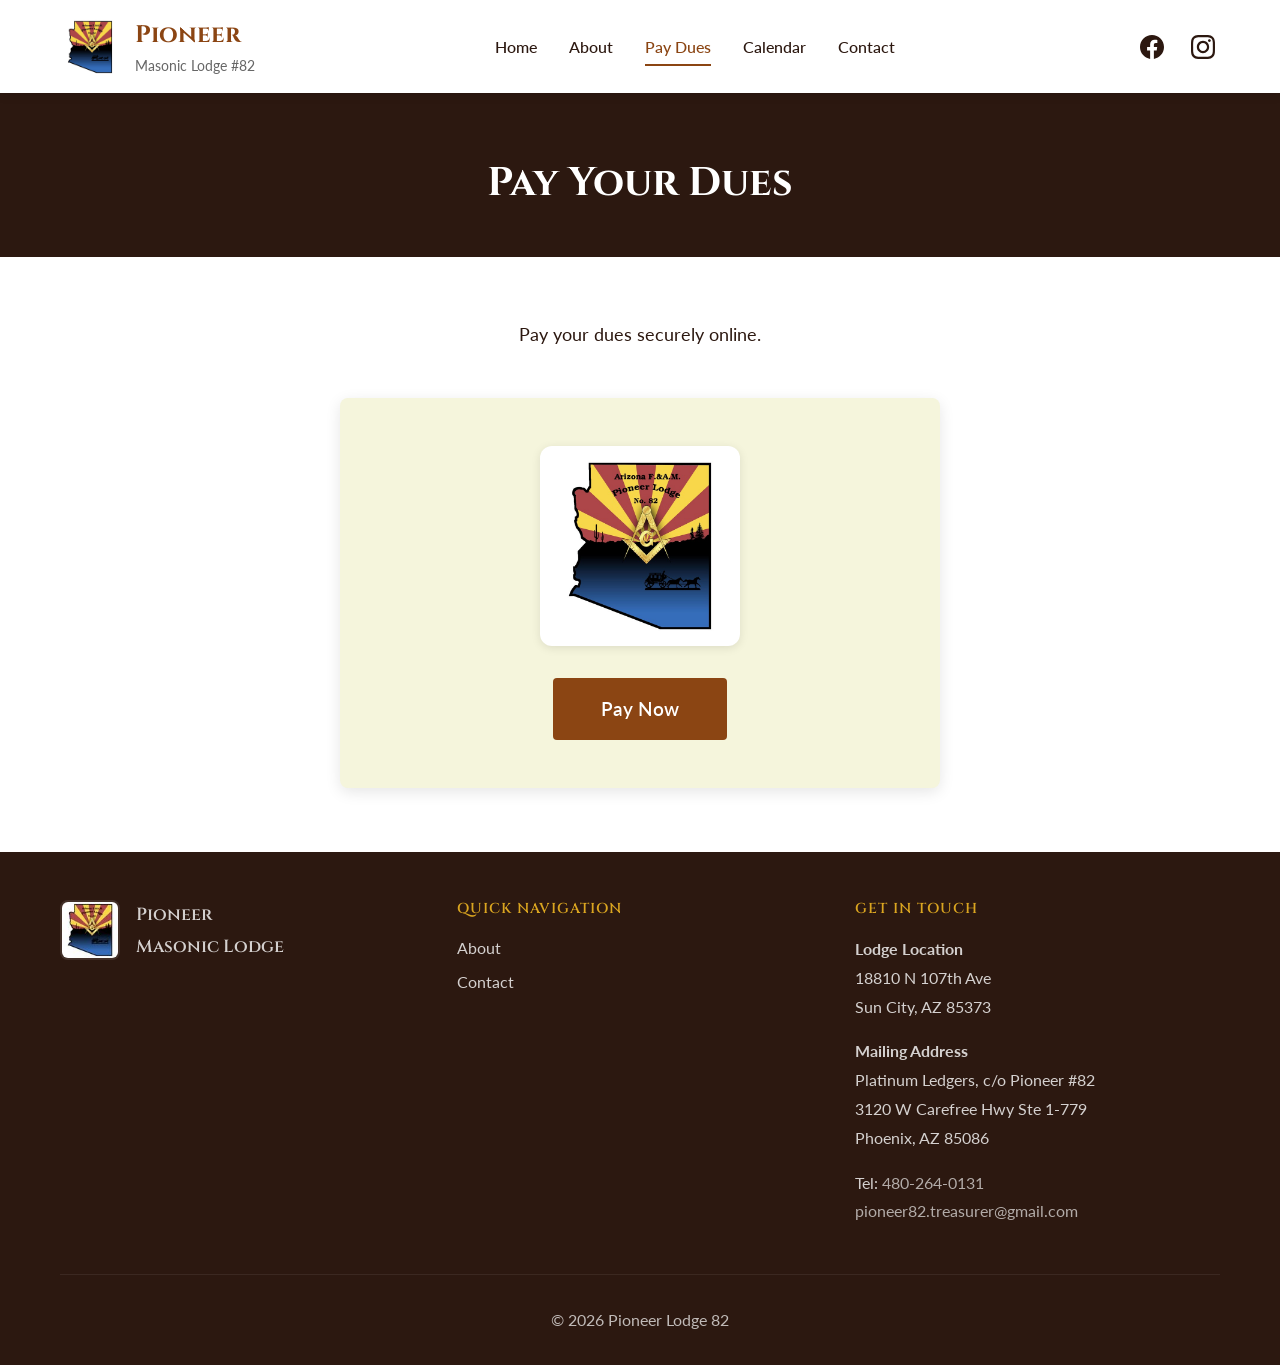
<file: paydues.html>
<!DOCTYPE html>
<html lang="en">
<head>
    <meta charset="UTF-8">
    <meta name="viewport" content="width=device-width, initial-scale=1.0">
    <meta name="description" content="Pay your Pioneer Lodge 82 annual dues securely online. Members of this Sun City, Arizona Masonic Lodge can settle dues in a few clicks.">
    <!-- Favicon -->
    <link rel="icon" type="image/x-icon" href="images/favicon.ico">
    <link rel="apple-touch-icon" sizes="180x180" href="images/apple-touch-icon.png">
    <title>Pay Dues | Pioneer Lodge 82</title>
    <link rel="stylesheet" href="css/styles.css">
    <link rel="preconnect" href="https://fonts.googleapis.com">
    <link rel="preconnect" href="https://fonts.gstatic.com" crossorigin>
    <link href="https://fonts.googleapis.com/css2?family=Cinzel:wght@400;600;700&amp;family=Lato:wght@300;400;700&amp;display=swap" rel="stylesheet">
    <link rel="canonical" href="https://pioneer82.com/paydues.html">
    <!-- Open Graph / social sharing -->
    <meta property="og:type" content="article">
    <meta property="og:site_name" content="Pioneer Lodge 82">
    <meta property="og:title" content="Pay Dues | Pioneer Lodge 82">
    <meta property="og:description" content="Pay your Pioneer Lodge 82 annual dues securely online. Members of this Sun City, Arizona Masonic Lodge can settle dues in a few clicks.">
    <meta property="og:url" content="https://pioneer82.com/paydues.html">
    <meta property="og:image" content="https://pioneer82.com/images/logo.jpeg">
    <meta property="og:locale" content="en_US">
    <meta name="twitter:card" content="summary_large_image">
    <meta name="twitter:title" content="Pay Dues | Pioneer Lodge 82">
    <meta name="twitter:description" content="Pay your Pioneer Lodge 82 annual dues securely online. Members of this Sun City, Arizona Masonic Lodge can settle dues in a few clicks.">
    <meta name="twitter:image" content="https://pioneer82.com/images/logo.jpeg">
    <meta name="theme-color" content="#8b1a1a">
</head>
<body>
    <!-- Header/Navigation -->
    <header>
        <nav class="navbar">
            <div class="container">
                <div class="nav-wrapper">
                    <div class="logo">
                        <img src="images/logo.jpeg" alt="Pioneer Lodge 82 Logo">
                        <div class="logo-text">
                            <span class="lodge-name">Pioneer</span>
                            <span class="lodge-subtitle">Masonic Lodge #82</span>
                        </div>
                    </div>
                    <ul class="nav-menu" id="navMenu">
                        <li><a href="index.html">Home</a></li>
                        <li><a href="about.html">About</a></li>
                        <li><a href="paydues.html" class="active">Pay Dues</a></li>
                        <li><a href="calendar.html">Calendar</a></li>
                        <li><a href="contact.html">Contact</a></li>
                    </ul>
                    <div class="social-links">
                        <a href="https://www.facebook.com/pioneermasons/" target="_blank" rel="noopener" aria-label="Facebook">
                            <svg width="24" height="24" viewBox="0 0 24 24" fill="currentColor">
                                <path d="M24 12.073c0-6.627-5.373-12-12-12s-12 5.373-12 12c0 5.99 4.388 10.954 10.125 11.854v-8.385H7.078v-3.47h3.047V9.43c0-3.007 1.792-4.669 4.533-4.669 1.312 0 2.686.235 2.686.235v2.953H15.83c-1.491 0-1.956.925-1.956 1.874v2.25h3.328l-.532 3.47h-2.796v8.385C19.612 23.027 24 18.062 24 12.073z"/>
                            </svg>
                        </a>
                        <a href="https://instagram.com/pioneerlodge82" target="_blank" rel="noopener" aria-label="Instagram">
                            <svg width="24" height="24" viewBox="0 0 24 24" fill="currentColor">
                                <path d="M12 2.163c3.204 0 3.584.012 4.85.07 3.252.148 4.771 1.691 4.919 4.919.058 1.265.069 1.645.069 4.849 0 3.205-.012 3.584-.069 4.849-.149 3.225-1.664 4.771-4.919 4.919-1.266.058-1.644.07-4.85.07-3.204 0-3.584-.012-4.849-.07-3.26-.149-4.771-1.699-4.919-4.92-.058-1.265-.07-1.644-.07-4.849 0-3.204.013-3.583.07-4.849.149-3.227 1.664-4.771 4.919-4.919 1.266-.057 1.645-.069 4.849-.069zm0-2.163c-3.259 0-3.667.014-4.947.072-4.358.2-6.78 2.618-6.98 6.98-.059 1.281-.073 1.689-.073 4.948 0 3.259.014 3.668.072 4.948.2 4.358 2.618 6.78 6.98 6.98 1.281.058 1.689.072 4.948.072 3.259 0 3.668-.014 4.948-.072 4.354-.2 6.782-2.618 6.979-6.98.059-1.28.073-1.689.073-4.948 0-3.259-.014-3.667-.072-4.947-.196-4.354-2.617-6.78-6.979-6.98-1.281-.059-1.69-.073-4.949-.073zm0 5.838c-3.403 0-6.162 2.759-6.162 6.162s2.759 6.163 6.162 6.163 6.162-2.759 6.162-6.163c0-3.403-2.759-6.162-6.162-6.162zm0 10.162c-2.209 0-4-1.79-4-4 0-2.209 1.791-4 4-4s4 1.791 4 4c0 2.21-1.791 4-4 4zm6.406-11.845c-.796 0-1.441.645-1.441 1.44s.645 1.44 1.441 1.44c.795 0 1.439-.645 1.439-1.44s-.644-1.44-1.439-1.44z"/>
                            </svg>
                        </a>
                    </div>
                    <button class="mobile-menu-toggle" id="mobileMenuToggle" aria-label="Toggle menu" aria-expanded="false" aria-controls="navMenu">
                        <span></span>
                        <span></span>
                        <span></span>
                    </button>
                </div>
            </div>
        </nav>
    </header>

    <!-- Page Header -->
    <section class="page-header">
        <div class="container">
            <h1>Pay Your Dues</h1>
        </div>
    </section>

    <!-- Main Content -->
    <main>
        <section class="content-section">
            <div class="container">
                <div class="paydues-content">
                    <div class="paydues-text">
                        <p>Pay your dues securely online.</p>
                    </div>
                    
                    <div class="paydues-box">
                        <img src="images/logo.jpeg" alt="Pioneer Lodge 82" class="paydues-logo">
                        <a href="https://buy.stripe.com/fZu4gy4KtcaQ60LaOq4Rq02" 
                           target="_blank" rel="noopener" 
                           class="btn btn-primary btn-large">Pay Now</a>
                    </div>
                </div>
            </div>
        </section>
    </main>

    <!-- Footer -->
    <footer>
        <div class="container">
            <div class="footer-content">
                <div class="footer-col">
                    <img src="images/footer-logo.jpg" alt="Pioneer Lodge" loading="lazy">
                    <div class="footer-logo-text">
                        <p class="footer-brand">Pioneer</p>
                        <p class="footer-brand">Masonic Lodge</p>
                    </div>
                </div>
                <div class="footer-col">
                    <h4>QUICK NAVIGATION</h4>
                    <ul>
                        <li><a href="about.html">About</a></li>
                        <li><a href="contact.html">Contact</a></li>
                    </ul>
                </div>
                <div class="footer-col">
                    <h4>GET IN TOUCH</h4>
                    <p><strong>Lodge Location</strong><br>
                    18810 N 107th Ave<br>
                    Sun City, AZ 85373</p>
                    <p><strong>Mailing Address</strong><br>
                    Platinum Ledgers, c/o Pioneer #82<br>
                    3120 W Carefree Hwy Ste 1-779<br>
                    Phoenix, AZ 85086</p>
                    <p>Tel: <a href="tel:+14802640131">480-264-0131</a><br>
                    <a href="mailto:pioneer82.treasurer@gmail.com">pioneer82.treasurer@gmail.com</a></p>
                </div>
            </div>
            <div class="footer-bottom">
                <p>&copy; 2026 Pioneer Lodge 82</p>
            </div>
        </div>
    </footer>

    <script src="js/main.js"></script>
</body>
</html>
</file>
<file: css/styles.css>
/* ========================================
   Pioneer Lodge 82 - Main Stylesheet
   Color scheme: Dark browns, tans, western theme
   ======================================== */

/* === CSS Variables === */
:root {
    --primary-color: #8B4513; /* Saddle brown */
    --secondary-color: #D2691E; /* Chocolate */
    --dark-bg: #2C1810; /* Very dark brown */
    --light-bg: #F5F5DC; /* Beige */
    --text-dark: #2C1810;
    --text-light: #FFFFFF;
    --accent-gold: #DAA520; /* Goldenrod */
    --border-color: #8B7355;
    
    /* Fonts */
    --heading-font: 'Cinzel', serif;
    --body-font: 'Lato', sans-serif;
}

/* === Reset & Base Styles === */
* {
    margin: 0;
    padding: 0;
    box-sizing: border-box;
}

html {
    scroll-behavior: smooth;
}

body {
    font-family: var(--body-font);
    font-size: 16px;
    line-height: 1.6;
    color: var(--text-dark);
    background-color: #fff;
}

img {
    max-width: 100%;
    height: auto;
    display: block;
}

a {
    text-decoration: none;
    color: inherit;
    transition: all 0.3s ease;
}

/* === Typography === */
h1, h2, h3, h4, h5, h6 {
    font-family: var(--heading-font);
    font-weight: 600;
    line-height: 1.3;
    margin-bottom: 1rem;
}

h1 {
    font-size: 3rem;
    font-weight: 700;
}

h2 {
    font-size: 2rem;
}

h3 {
    font-size: 1.5rem;
}

p {
    margin-bottom: 1rem;
}

/* === Container === */
.container {
    max-width: 1200px;
    margin: 0 auto;
    padding: 0 20px;
}

/* === Header & Navigation === */
header {
    background-color: #fff;
    box-shadow: 0 2px 10px rgba(0,0,0,0.1);
    position: sticky;
    top: 0;
    z-index: 1000;
}

.navbar {
    padding: 1rem 0;
}

.nav-wrapper {
    display: flex;
    justify-content: space-between;
    align-items: center;
}

.logo {
    display: flex;
    align-items: center;
    gap: 15px;
}

.logo img {
    width: 60px;
    height: 60px;
    border-radius: 8px;
    object-fit: contain;
    background-color: #fff;
    padding: 2px;
}

.logo-text {
    display: flex;
    flex-direction: column;
}

.lodge-name {
    font-family: var(--heading-font);
    font-size: 1.5rem;
    font-weight: 700;
    color: var(--primary-color);
}

.lodge-subtitle {
    font-size: 0.9rem;
    color: #666;
}

.nav-menu {
    display: flex;
    list-style: none;
    gap: 2rem;
}

.nav-menu a {
    color: var(--text-dark);
    font-weight: 500;
    padding: 0.5rem 0;
    border-bottom: 2px solid transparent;
}

.nav-menu a:hover,
.nav-menu a.active {
    color: var(--primary-color);
    border-bottom-color: var(--primary-color);
}

.social-links {
    display: flex;
    gap: 1rem;
}

.social-links a {
    color: var(--text-dark);
    width: 35px;
    height: 35px;
    display: flex;
    align-items: center;
    justify-content: center;
    border-radius: 50%;
    transition: all 0.3s ease;
}

.social-links a:hover {
    background-color: var(--primary-color);
    color: #fff;
}

/* Mobile menu toggle */
.mobile-menu-toggle {
    display: none;
    flex-direction: column;
    gap: 4px;
    background: none;
    border: none;
    cursor: pointer;
    padding: 5px;
}

.mobile-menu-toggle span {
    width: 25px;
    height: 3px;
    background-color: var(--primary-color);
    border-radius: 2px;
    transition: all 0.3s ease;
}

/* === Hero Section === */
.hero {
    height: 500px;
    background: linear-gradient(rgba(44, 24, 16, 0.6), rgba(44, 24, 16, 0.6)),
                url('../images/hero-background.jpg') center/cover no-repeat;
    display: flex;
    align-items: center;
    justify-content: center;
    text-align: center;
    color: var(--text-light);
    position: relative;
}

.hero-content h1 {
    font-size: 4rem;
    margin-bottom: 1rem;
    text-shadow: 2px 2px 8px rgba(0,0,0,0.7);
}

.hero-subtitle {
    font-size: 1.5rem;
    margin-bottom: 2rem;
    text-shadow: 1px 1px 4px rgba(0,0,0,0.7);
}

/* === Page Header === */
.page-header {
    background-color: var(--dark-bg);
    color: var(--text-light);
    padding: 4rem 0 2rem;
    text-align: center;
}

.page-header h1 {
    font-size: 2.5rem;
}

/* === Content Sections === */
.content-section {
    padding: 4rem 0;
}

.content-section.bg-light {
    background-color: var(--light-bg);
}

.content-section.bg-dark {
    background-color: var(--dark-bg);
    color: var(--text-light);
}

/* === Content Grid === */
.content-grid {
    display: grid;
    grid-template-columns: 1fr 1fr;
    gap: 3rem;
    align-items: center;
}

.content-text h2 {
    color: var(--primary-color);
    margin-bottom: 1.5rem;
}

.content-image img {
    border-radius: 8px;
    box-shadow: 0 4px 15px rgba(0,0,0,0.2);
}

/* === Values Section === */
.values-section {
    padding: 4rem 0;
    background-color: #fff;
}

.values-grid {
    display: grid;
    grid-template-columns: repeat(2, 1fr);
    gap: 3rem;
}

.value-card {
    padding: 2rem;
    background-color: #fff;
    border: 1px solid #e0e0e0;
    border-radius: 8px;
    box-shadow: 0 2px 10px rgba(0,0,0,0.05);
}

.value-card img {
    width: 100%;
    height: 250px;
    object-fit: cover;
    border-radius: 8px;
    margin-bottom: 1.5rem;
}

.value-card h3 {
    color: var(--primary-color);
    margin-bottom: 1rem;
}

.text-link {
    color: var(--primary-color);
    font-weight: 600;
    display: inline-block;
    margin-top: 1rem;
}

.text-link:hover {
    color: var(--secondary-color);
}

/* === Newsletter Section === */
.newsletter-section {
    text-align: center;
}

.newsletter-content h2 {
    color: var(--accent-gold);
    margin-bottom: 0.5rem;
}

.newsletter-form {
    max-width: 500px;
    margin: 2rem auto;
    display: flex;
    gap: 1rem;
}

.newsletter-form input {
    flex: 1;
    padding: 0.8rem 1rem;
    border: none;
    border-radius: 4px;
    font-size: 1rem;
}

/* === About Page === */
.about-content {
    max-width: 800px;
    margin: 0 auto;
}

.about-content h2 {
    color: var(--primary-color);
    margin-top: 2rem;
    margin-bottom: 1rem;
}

.cta-section {
    margin-top: 3rem;
    padding: 2rem;
    background-color: var(--light-bg);
    border-radius: 8px;
    text-align: center;
}

/* === Contact Page === */
.contact-intro {
    text-align: center;
    max-width: 700px;
    margin: 0 auto 3rem;
    font-size: 1.1rem;
}

.contact-grid {
    display: grid;
    grid-template-columns: 1fr 1fr;
    gap: 3rem;
}

.contact-info h2 {
    color: var(--primary-color);
    margin-bottom: 2rem;
}

.info-block {
    margin-bottom: 2rem;
}

.info-block h3 {
    color: var(--primary-color);
    font-size: 1.1rem;
    margin-bottom: 0.5rem;
    text-transform: uppercase;
    letter-spacing: 1px;
}

.info-block a {
    color: var(--primary-color);
}

.info-block a:hover {
    color: var(--secondary-color);
}

/* === Contact Form === */
.contact-form-wrapper h2 {
    color: var(--primary-color);
    margin-bottom: 1.5rem;
}

.contact-form {
    display: flex;
    flex-direction: column;
    gap: 1rem;
}

.form-row {
    display: grid;
    grid-template-columns: 1fr 1fr;
    gap: 1rem;
}

.form-group {
    display: flex;
    flex-direction: column;
}

.contact-form input,
.contact-form textarea {
    padding: 0.8rem;
    border: 1px solid #ddd;
    border-radius: 4px;
    font-size: 1rem;
    font-family: var(--body-font);
    transition: border-color 0.3s ease;
}

.contact-form input:focus,
.contact-form textarea:focus {
    outline: none;
    border-color: var(--primary-color);
}

.contact-form textarea {
    resize: vertical;
}

/* === Pay Dues Page === */
.paydues-content {
    max-width: 600px;
    margin: 0 auto;
    text-align: center;
}

.paydues-text {
    margin-bottom: 3rem;
    font-size: 1.1rem;
}

.paydues-box {
    padding: 3rem 2rem;
    background-color: var(--light-bg);
    border-radius: 8px;
    box-shadow: 0 4px 15px rgba(0,0,0,0.1);
}

.paydues-logo {
    width: 200px;
    height: 200px;
    margin: 0 auto 2rem;
    border-radius: 12px;
    object-fit: contain;
    background-color: #fff;
    padding: 10px;
    box-shadow: 0 2px 10px rgba(0,0,0,0.1);
}

/* === Calendar Page === */
.calendar-content {
    max-width: 900px;
    margin: 0 auto;
}

.events-info {
    background-color: var(--light-bg);
    padding: 2rem;
    border-radius: 8px;
    margin-bottom: 3rem;
    text-align: center;
}

.events-info p {
    margin-bottom: 0.5rem;
    font-size: 1.1rem;
}

.events-list {
    display: flex;
    flex-direction: column;
    gap: 2rem;
}

.event-item {
    display: grid;
    grid-template-columns: 120px 1fr;
    gap: 2rem;
    padding: 2rem;
    background-color: #fff;
    border: 1px solid #e0e0e0;
    border-radius: 8px;
    box-shadow: 0 2px 10px rgba(0,0,0,0.05);
}

.event-date {
    display: flex;
    flex-direction: column;
    align-items: center;
    justify-content: center;
    background-color: var(--primary-color);
    color: white;
    padding: 1rem;
    border-radius: 8px;
    text-align: center;
}

.date-month {
    font-size: 1rem;
    text-transform: uppercase;
    font-weight: 700;
}

.date-day {
    font-size: 2.5rem;
    font-weight: 700;
    line-height: 1;
}

.date-year {
    font-size: 0.9rem;
    opacity: 0.9;
}

.event-details h3 {
    color: var(--primary-color);
    margin-bottom: 0.5rem;
}

.event-time {
    color: #666;
    font-weight: 600;
    margin-bottom: 0.5rem;
}

.event-description {
    color: #555;
}

.no-events {
    text-align: center;
    padding: 3rem 2rem;
    background-color: var(--light-bg);
    border-radius: 8px;
    font-size: 1.1rem;
}

/* === Buttons === */
.btn {
    display: inline-block;
    padding: 0.8rem 2rem;
    border-radius: 4px;
    font-weight: 600;
    text-align: center;
    cursor: pointer;
    transition: all 0.3s ease;
    border: none;
    font-size: 1rem;
    font-family: var(--body-font);
}

.btn-primary {
    background-color: var(--primary-color);
    color: white;
}

.btn-primary:hover {
    background-color: var(--secondary-color);
    transform: translateY(-2px);
    box-shadow: 0 4px 12px rgba(139, 69, 19, 0.3);
}

.btn-secondary {
    background-color: transparent;
    color: var(--primary-color);
    border: 2px solid var(--primary-color);
}

.btn-secondary:hover {
    background-color: var(--primary-color);
    color: white;
}

.btn-large {
    padding: 1rem 3rem;
    font-size: 1.2rem;
}

/* === Footer === */
footer {
    background-color: var(--dark-bg);
    color: var(--text-light);
    padding: 3rem 0 1rem;
}

.footer-content {
    display: grid;
    grid-template-columns: repeat(3, 1fr);
    gap: 2rem;
    margin-bottom: 2rem;
}

.footer-col {
    display: flex;
    flex-direction: column;
}

.footer-col:first-child {
    flex-direction: row;
    align-items: flex-start;
    gap: 1rem;
}

.footer-col img {
    width: 60px;
    height: 60px;
    border-radius: 8px;
    object-fit: contain;
    background-color: rgba(255,255,255,0.1);
    padding: 2px;
}

.footer-logo-text {
    display: flex;
    flex-direction: column;
}

.footer-brand {
    font-family: var(--heading-font);
    font-size: 1.1rem;
    font-weight: 600;
    line-height: 1.2;
    margin-bottom: 0;
}

.footer-col h4 {
    color: var(--accent-gold);
    font-size: 0.9rem;
    letter-spacing: 1px;
    margin-bottom: 1rem;
}

.footer-col ul {
    list-style: none;
}

.footer-col ul li {
    margin-bottom: 0.5rem;
}

.footer-col a {
    color: var(--text-light);
    opacity: 0.8;
}

.footer-col a:hover {
    opacity: 1;
    color: var(--accent-gold);
}

.footer-col p {
    opacity: 0.8;
    line-height: 1.8;
}

.footer-bottom {
    text-align: center;
    padding-top: 2rem;
    border-top: 1px solid rgba(255,255,255,0.1);
    opacity: 0.7;
}

/* === Responsive Design === */
@media (max-width: 968px) {
    .nav-menu {
        display: none;
        position: absolute;
        top: 100%;
        left: 0;
        right: 0;
        background-color: #fff;
        flex-direction: column;
        padding: 1rem;
        box-shadow: 0 4px 10px rgba(0,0,0,0.1);
    }

    .nav-menu.active {
        display: flex;
    }

    .mobile-menu-toggle {
        display: flex;
    }

    .content-grid,
    .values-grid,
    .contact-grid {
        grid-template-columns: 1fr;
    }

    .footer-content {
        grid-template-columns: 1fr;
        text-align: center;
    }

    .footer-col:first-child {
        justify-content: center;
    }

    .hero-content h1 {
        font-size: 2.5rem;
    }

    .newsletter-form {
        flex-direction: column;
    }

    .event-item {
        grid-template-columns: 1fr;
        gap: 1rem;
    }

    .form-row {
        grid-template-columns: 1fr;
    }
}

@media (max-width: 600px) {
    h1 {
        font-size: 2rem;
    }

    h2 {
        font-size: 1.5rem;
    }

    .hero-content h1 {
        font-size: 2rem;
    }

    .hero-subtitle {
        font-size: 1.2rem;
    }

    .social-links {
        display: none;
    }
}
</file>
